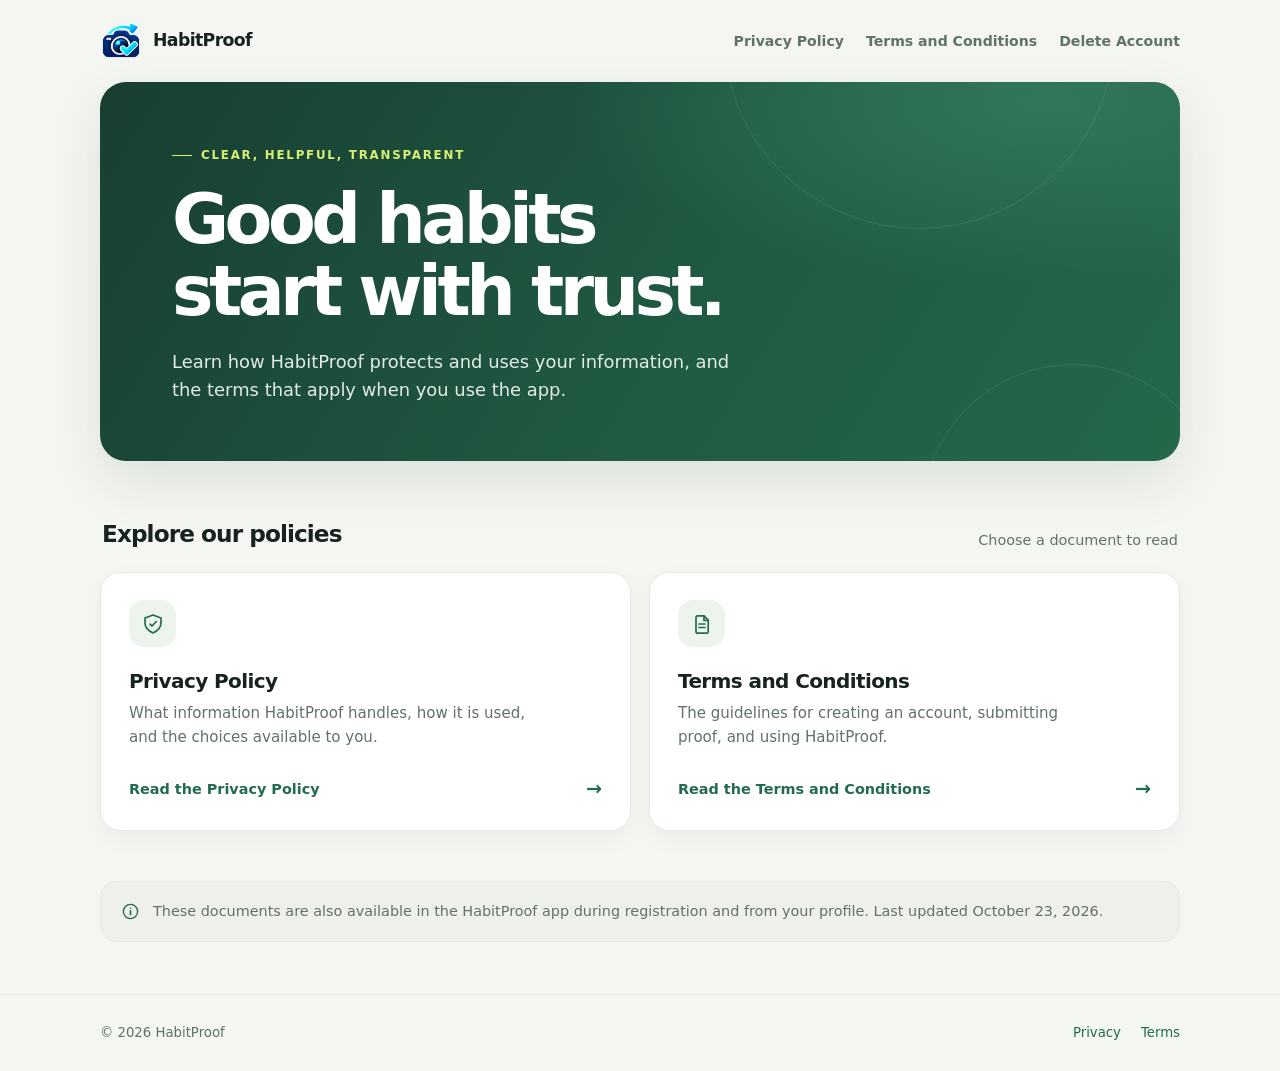
<file: index.html>
<!doctype html>
<html lang="en">
<head>
  <meta charset="utf-8">
  <meta name="viewport" content="width=device-width, initial-scale=1">
  <meta name="theme-color" content="#f4f6f1">
  <meta name="description" content="Read the HabitProof Privacy Policy and Terms and Conditions.">
  <link rel="icon" type="image/png" href="assets/habitproof-logo.png">
  <title>HabitProof — Trust &amp; policies</title>
  <style>
    :root {
      color-scheme: light;
      --ink: #17231f;
      --muted: #62716a;
      --green: #236b50;
      --green-dark: #174936;
      --lime: #d8f071;
      --line: #e4e9e2;
      --paper: #fff;
      --bg: #f4f6f1;
    }
    * { box-sizing: border-box; }
    body {
      margin: 0;
      background: var(--bg);
      color: var(--ink);
      font: 16px/1.6 Inter, ui-sans-serif, system-ui, -apple-system, "Segoe UI", sans-serif;
      -webkit-font-smoothing: antialiased;
    }
    a { color: inherit; }
    .shell { width: min(1080px, calc(100% - 40px)); margin-inline: auto; }
    .topbar { height: 82px; display: flex; align-items: center; justify-content: space-between; }
    .wordmark { display: inline-flex; align-items: center; gap: 11px; font-size: 1.08rem; font-weight: 780; letter-spacing: -.035em; text-decoration: none; }
    .mark { width: 42px; height: 42px; display: block; border-radius: 11px; object-fit: contain; }
    .top-note { color: var(--muted); font-size: .88rem; }
    .top-nav { display:flex; flex-wrap:wrap; gap:8px 22px; }
    .top-nav a { color:var(--muted); font-size:.88rem; font-weight:650; text-decoration:none; }
    .top-nav a:hover { color:var(--green); }
    .hero {
      position: relative;
      overflow: hidden;
      min-height: 330px;
      display: flex;
      align-items: center;
      padding: 56px clamp(26px, 6vw, 72px);
      border-radius: 26px;
      background: radial-gradient(ellipse at 88% 5%, #32765c 0, transparent 36%), linear-gradient(122deg, #183e32 0%, #205b43 58%, #246749 100%);
      color: #fff;
      box-shadow: 0 20px 55px #1c39221b;
      isolation: isolate;
    }
    .hero::before, .hero::after { content: ""; position: absolute; z-index: -1; border: 1px solid #ffffff18; border-radius: 50%; }
    .hero::before { width: 390px; height: 390px; right: 6%; top: -245px; }
    .hero::after { width: 300px; height: 300px; right: -44px; bottom: -205px; }
    .hero-copy { max-width: 640px; }
    .eyebrow { display: inline-flex; align-items: center; gap: 9px; margin-bottom: 18px; color: var(--lime); font-size: .74rem; font-weight: 750; letter-spacing: .15em; text-transform: uppercase; }
    .eyebrow::before { content: ""; width: 20px; height: 1px; background: var(--lime); }
    h1 { max-width: 600px; margin: 0; font-size: clamp(2.55rem, 7vw, 4.35rem); line-height: 1.04; letter-spacing: -.065em; font-weight: 680; }
    .hero p { max-width: 560px; margin: 20px 0 0; color: #e2ece5; font-size: clamp(1rem, 2vw, 1.12rem); }
    .section-head { display: flex; align-items: end; justify-content: space-between; gap: 24px; margin: 54px 2px 20px; }
    .section-head h2 { margin: 0; font-size: 1.45rem; letter-spacing: -.04em; }
    .section-head p { margin: 0; color: var(--muted); font-size: .9rem; }
    .cards { display: grid; grid-template-columns: repeat(2, minmax(0, 1fr)); gap: 18px; padding-bottom: 50px; }
    .card {
      min-height: 258px;
      display: flex;
      flex-direction: column;
      align-items: flex-start;
      padding: 27px 28px 25px;
      border: 1px solid var(--line);
      border-radius: 20px;
      background: var(--paper);
      box-shadow: 0 8px 24px #1b32200a;
      text-decoration: none;
      transition: transform .18s ease, box-shadow .18s ease, border-color .18s ease;
    }
    .card:hover { transform: translateY(-3px); border-color: #b5cbbd; box-shadow: 0 15px 32px #1b322014; }
    .card:focus-visible { outline: 3px solid #77a88a; outline-offset: 3px; }
    .icon { width: 47px; height: 47px; display: grid; place-items: center; border-radius: 15px; background: #edf4ed; color: var(--green); }
    .icon svg { width: 24px; height: 24px; }
    .card h3 { margin: 22px 0 7px; font-size: 1.25rem; line-height: 1.25; letter-spacing: -.03em; }
    .card p { max-width: 410px; margin: 0; color: var(--muted); font-size: .94rem; }
    .card-link { display: flex; align-items: center; justify-content: space-between; width: 100%; margin-top: auto; padding-top: 25px; color: var(--green); font-size: .9rem; font-weight: 730; }
    .card-link span:last-child { font-size: 1.2rem; transition: transform .18s ease; }
    .card:hover .card-link span:last-child { transform: translateX(4px); }
    .note { display: flex; align-items: flex-start; gap: 13px; margin: 0 0 52px; padding: 18px 20px; border: 1px solid #e3e9dd; border-radius: 16px; background: #edf1e9; color: var(--muted); font-size: .9rem; }
    .note svg { flex: 0 0 19px; width: 19px; margin-top: 2px; color: var(--green); }
    .note p { margin: 0; }
    footer { border-top: 1px solid var(--line); }
    .footer-inner { min-height: 76px; display: flex; align-items: center; justify-content: space-between; gap: 18px; color: var(--muted); font-size: .83rem; }
    .footer-links { display: flex; gap: 20px; }
    .footer-links a { color: var(--green); text-decoration: none; }
    .footer-links a:hover { text-decoration: underline; text-underline-offset: 3px; }
    @media (max-width: 640px) {
      .shell { width: min(100% - 28px, 520px); }
      .topbar { height: 68px; }
      .top-nav { gap:8px 17px; }
      .top-nav a { font-size:.82rem; }
      .hero { min-height: 310px; padding: 42px 25px; border-radius: 21px; }
      .hero::before { right: -90px; }
      .section-head { display: block; margin: 40px 2px 16px; }
      .section-head p { margin-top: 5px; }
      .cards { grid-template-columns: 1fr; gap: 13px; padding-bottom: 30px; }
      .card { min-height: 235px; padding: 23px; }
      .note { margin-bottom: 34px; }
      .footer-inner { align-items: flex-start; flex-direction: column; justify-content: center; padding: 18px 0; }
    }
    @media (prefers-reduced-motion: reduce) { *, *::before, *::after { scroll-behavior: auto !important; transition: none !important; } }
  </style>
</head>
<body>
  <header class="shell topbar">
    <a class="wordmark" href="index.html" aria-label="HabitProof home">
      <img class="mark" src="assets/habitproof-logo.png" alt="">
      <span>HabitProof</span>
    </a>
    <nav class="top-nav" aria-label="Policy pages">
      <a href="privacy-policy.html">Privacy Policy</a>
      <a href="terms-and-conditions.html">Terms and Conditions</a>
      <a href="account-deletion.html">Delete Account</a>
    </nav>
  </header>

  <section class="shell hero" aria-labelledby="page-title">
    <div class="hero-copy">
      <div class="eyebrow">Clear, helpful, transparent</div>
      <h1 id="page-title">Good habits start with trust.</h1>
      <p>Learn how HabitProof protects and uses your information, and the terms that apply when you use the app.</p>
    </div>
  </section>

  <main class="shell">
    <div class="section-head">
      <h2>Explore our policies</h2>
      <p>Choose a document to read</p>
    </div>
    <div class="cards">
      <a class="card" href="privacy-policy.html">
        <span class="icon" aria-hidden="true"><svg viewBox="0 0 24 24" fill="none"><path d="M12 3 20 6v5.1c0 4.6-3.4 7.8-8 9.9-4.6-2.1-8-5.3-8-9.9V6l8-3Z" stroke="currentColor" stroke-width="1.7" stroke-linejoin="round"/><path d="M9 12.2 11 14l4.3-4.5" stroke="currentColor" stroke-width="1.7" stroke-linecap="round" stroke-linejoin="round"/></svg></span>
        <h3>Privacy Policy</h3>
        <p>What information HabitProof handles, how it is used, and the choices available to you.</p>
        <span class="card-link"><span>Read the Privacy Policy</span><span aria-hidden="true">→</span></span>
      </a>
      <a class="card" href="terms-and-conditions.html">
        <span class="icon" aria-hidden="true"><svg viewBox="0 0 24 24" fill="none"><path d="M7 3.8h7l4.2 4.3v11.6a1.5 1.5 0 0 1-1.5 1.5h-9A1.7 1.7 0 0 1 6 19.5v-14A1.7 1.7 0 0 1 7.7 3.8Z" stroke="currentColor" stroke-width="1.7" stroke-linejoin="round"/><path d="M14 4v4.5h4M9 12h6M9 15.5h6" stroke="currentColor" stroke-width="1.7" stroke-linecap="round" stroke-linejoin="round"/></svg></span>
        <h3>Terms and Conditions</h3>
        <p>The guidelines for creating an account, submitting proof, and using HabitProof.</p>
        <span class="card-link"><span>Read the Terms and Conditions</span><span aria-hidden="true">→</span></span>
      </a>
    </div>
    <aside class="note">
      <svg viewBox="0 0 24 24" fill="none" aria-hidden="true"><circle cx="12" cy="12" r="9" stroke="currentColor" stroke-width="1.7"/><path d="M12 11v5M12 8h.01" stroke="currentColor" stroke-width="2" stroke-linecap="round"/></svg>
      <p>These documents are also available in the HabitProof app during registration and from your profile. Last updated October 23, 2026.</p>
    </aside>
  </main>

  <footer>
    <div class="shell footer-inner">
      <span>© 2026 HabitProof</span>
      <nav class="footer-links" aria-label="Policy documents">
        <a href="privacy-policy.html">Privacy</a>
        <a href="terms-and-conditions.html">Terms</a>
      </nav>
    </div>
  </footer>
</body>
</html>
</file>
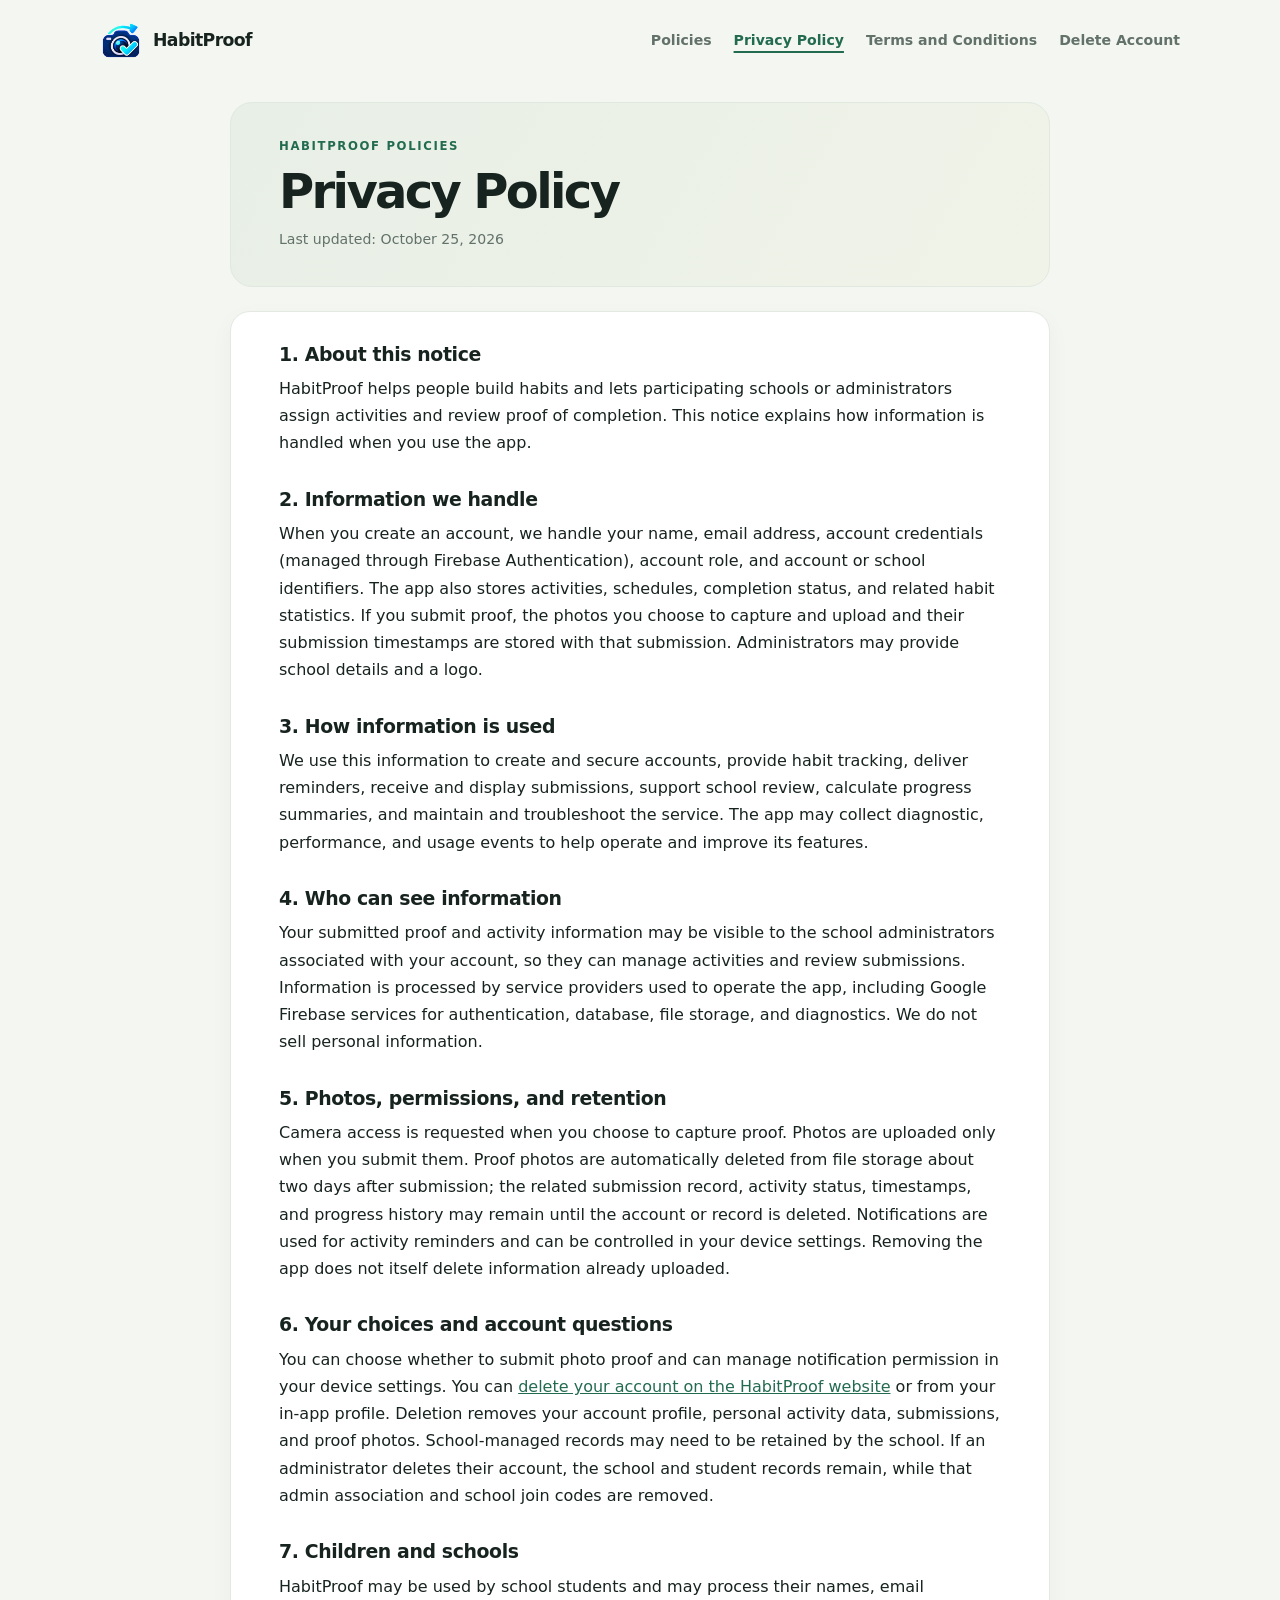
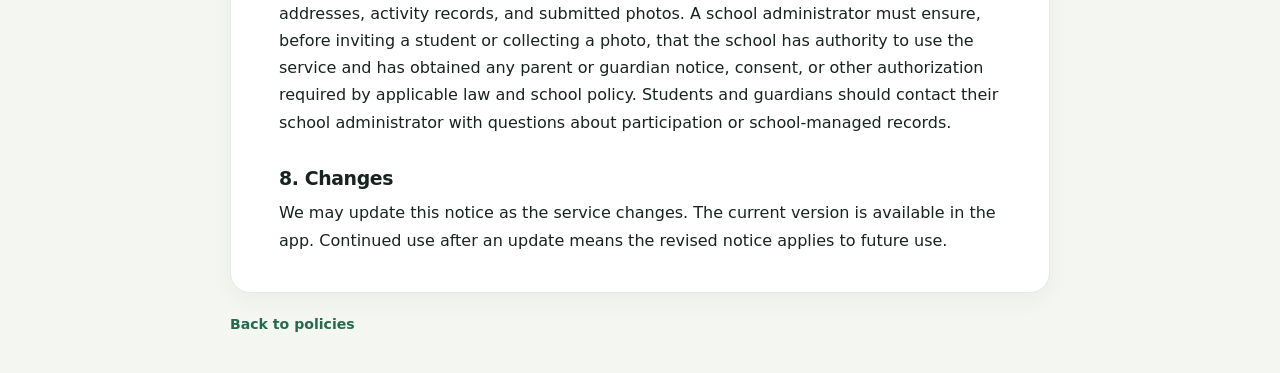
<file: privacy-policy.html>
<!doctype html>
<html lang="en">
<head>
  <meta charset="utf-8">
  <meta name="viewport" content="width=device-width, initial-scale=1">
  <meta name="theme-color" content="#f4f6f1">
  <meta name="description" content="HabitProof Privacy Policy.">
  <link rel="icon" type="image/png" href="assets/habitproof-logo.png">
  <title>Privacy Policy — HabitProof</title>
  <link rel="stylesheet" href="policy.css">
</head>
<body>
  <header class="shell topbar">
    <a class="wordmark" href="index.html" aria-label="HabitProof home">
      <img class="mark" src="assets/habitproof-logo.png" alt="">
      <span>HabitProof</span>
    </a>
    <nav class="top-nav" aria-label="Policy pages">
      <a href="index.html">Policies</a>
      <a href="privacy-policy.html" aria-current="page">Privacy Policy</a>
      <a href="terms-and-conditions.html">Terms and Conditions</a>
      <a href="account-deletion.html">Delete Account</a>
    </nav>
  </header>
  <section class="page-heading">
    <p class="eyebrow">HabitProof policies</p>
    <h1>Privacy Policy</h1>
    <div class="updated">Last updated: October 25, 2026</div>
  </section>
  <main>
    <h2>1. About this notice</h2>
    <p>HabitProof helps people build habits and lets participating schools or administrators assign activities and review proof of completion. This notice explains how information is handled when you use the app.</p>

    <h2>2. Information we handle</h2>
    <p>When you create an account, we handle your name, email address, account credentials (managed through Firebase Authentication), account role, and account or school identifiers. The app also stores activities, schedules, completion status, and related habit statistics. If you submit proof, the photos you choose to capture and upload and their submission timestamps are stored with that submission. Administrators may provide school details and a logo.</p>

    <h2>3. How information is used</h2>
    <p>We use this information to create and secure accounts, provide habit tracking, deliver reminders, receive and display submissions, support school review, calculate progress summaries, and maintain and troubleshoot the service. The app may collect diagnostic, performance, and usage events to help operate and improve its features.</p>

    <h2>4. Who can see information</h2>
    <p>Your submitted proof and activity information may be visible to the school administrators associated with your account, so they can manage activities and review submissions. Information is processed by service providers used to operate the app, including Google Firebase services for authentication, database, file storage, and diagnostics. We do not sell personal information.</p>

    <h2>5. Photos, permissions, and retention</h2>
    <p>Camera access is requested when you choose to capture proof. Photos are uploaded only when you submit them. Proof photos are automatically deleted from file storage about two days after submission; the related submission record, activity status, timestamps, and progress history may remain until the account or record is deleted. Notifications are used for activity reminders and can be controlled in your device settings. Removing the app does not itself delete information already uploaded.</p>

    <h2>6. Your choices and account questions</h2>
    <p>You can choose whether to submit photo proof and can manage notification permission in your device settings. You can <a href="account-deletion.html">delete your account on the HabitProof website</a> or from your in-app profile. Deletion removes your account profile, personal activity data, submissions, and proof photos. School-managed records may need to be retained by the school. If an administrator deletes their account, the school and student records remain, while that admin association and school join codes are removed.</p>

    <h2>7. Children and schools</h2>
    <p>HabitProof may be used by school students and may process their names, email addresses, activity records, and submitted photos. A school administrator must ensure, before inviting a student or collecting a photo, that the school has authority to use the service and has obtained any parent or guardian notice, consent, or other authorization required by applicable law and school policy. Students and guardians should contact their school administrator with questions about participation or school-managed records.</p>

    <h2>8. Changes</h2>
    <p>We may update this notice as the service changes. The current version is available in the app. Continued use after an update means the revised notice applies to future use.</p>
  </main>
  <footer><a href="index.html">Back to policies</a></footer>
</body>
</html>
</file>
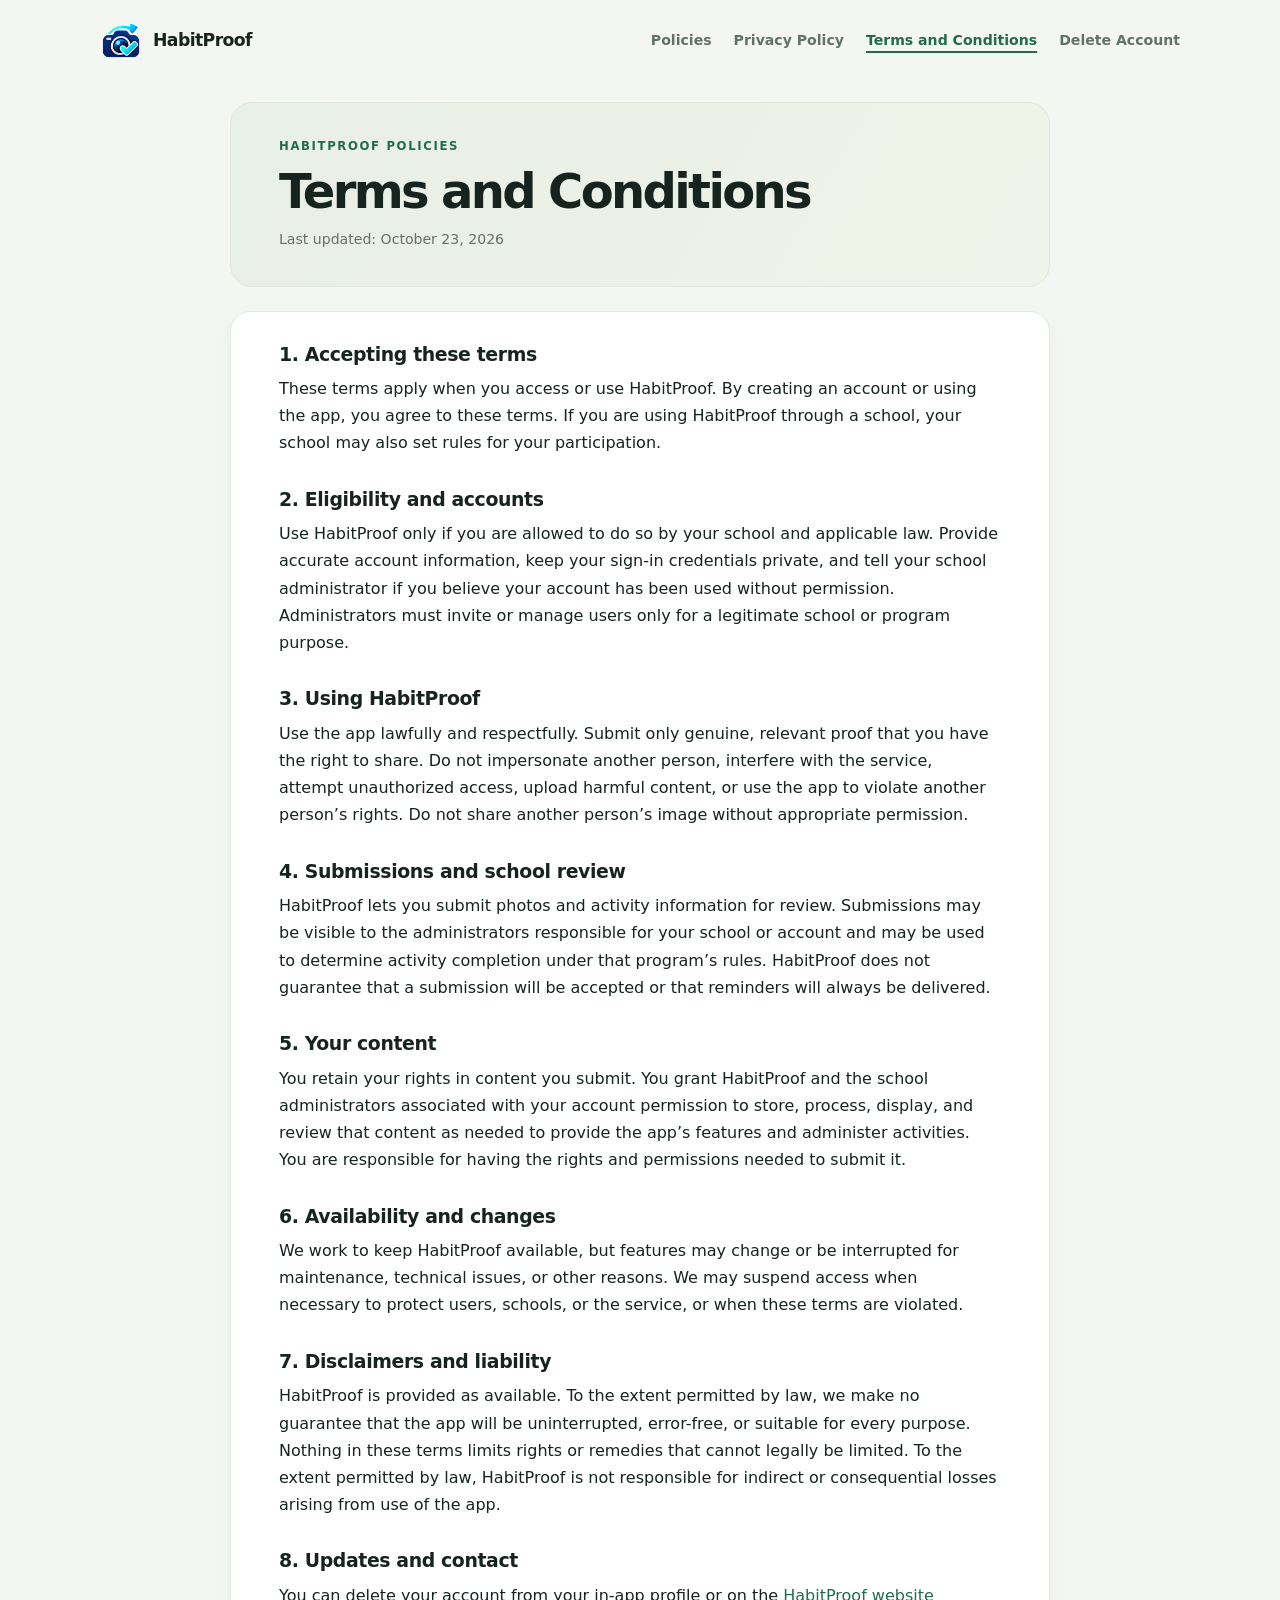
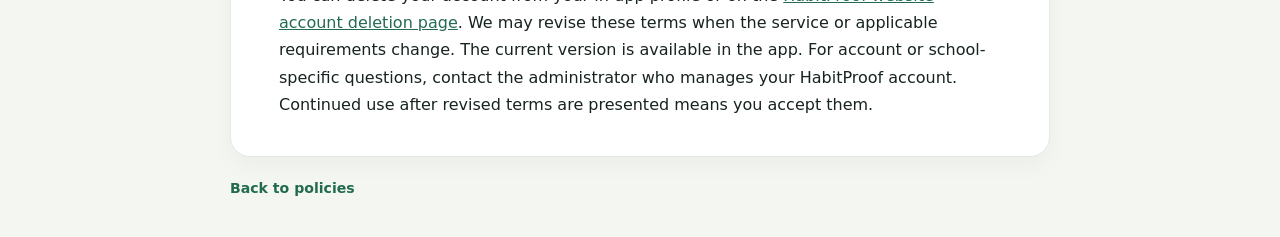
<file: terms-and-conditions.html>
<!doctype html>
<html lang="en">
<head>
  <meta charset="utf-8">
  <meta name="viewport" content="width=device-width, initial-scale=1">
  <meta name="theme-color" content="#f4f6f1">
  <meta name="description" content="HabitProof Terms and Conditions.">
  <link rel="icon" type="image/png" href="assets/habitproof-logo.png">
  <title>Terms and Conditions — HabitProof</title>
  <link rel="stylesheet" href="policy.css">
</head>
<body>
  <header class="shell topbar">
    <a class="wordmark" href="index.html" aria-label="HabitProof home">
      <img class="mark" src="assets/habitproof-logo.png" alt="">
      <span>HabitProof</span>
    </a>
    <nav class="top-nav" aria-label="Policy pages">
      <a href="index.html">Policies</a>
      <a href="privacy-policy.html">Privacy Policy</a>
      <a href="terms-and-conditions.html" aria-current="page">Terms and Conditions</a>
      <a href="account-deletion.html">Delete Account</a>
    </nav>
  </header>
  <section class="page-heading">
    <p class="eyebrow">HabitProof policies</p>
    <h1>Terms and Conditions</h1>
    <div class="updated">Last updated: October 23, 2026</div>
  </section>
  <main>
    <h2>1. Accepting these terms</h2>
    <p>These terms apply when you access or use HabitProof. By creating an account or using the app, you agree to these terms. If you are using HabitProof through a school, your school may also set rules for your participation.</p>

    <h2>2. Eligibility and accounts</h2>
    <p>Use HabitProof only if you are allowed to do so by your school and applicable law. Provide accurate account information, keep your sign-in credentials private, and tell your school administrator if you believe your account has been used without permission. Administrators must invite or manage users only for a legitimate school or program purpose.</p>

    <h2>3. Using HabitProof</h2>
    <p>Use the app lawfully and respectfully. Submit only genuine, relevant proof that you have the right to share. Do not impersonate another person, interfere with the service, attempt unauthorized access, upload harmful content, or use the app to violate another person’s rights. Do not share another person’s image without appropriate permission.</p>

    <h2>4. Submissions and school review</h2>
    <p>HabitProof lets you submit photos and activity information for review. Submissions may be visible to the administrators responsible for your school or account and may be used to determine activity completion under that program’s rules. HabitProof does not guarantee that a submission will be accepted or that reminders will always be delivered.</p>

    <h2>5. Your content</h2>
    <p>You retain your rights in content you submit. You grant HabitProof and the school administrators associated with your account permission to store, process, display, and review that content as needed to provide the app’s features and administer activities. You are responsible for having the rights and permissions needed to submit it.</p>

    <h2>6. Availability and changes</h2>
    <p>We work to keep HabitProof available, but features may change or be interrupted for maintenance, technical issues, or other reasons. We may suspend access when necessary to protect users, schools, or the service, or when these terms are violated.</p>

    <h2>7. Disclaimers and liability</h2>
    <p>HabitProof is provided as available. To the extent permitted by law, we make no guarantee that the app will be uninterrupted, error-free, or suitable for every purpose. Nothing in these terms limits rights or remedies that cannot legally be limited. To the extent permitted by law, HabitProof is not responsible for indirect or consequential losses arising from use of the app.</p>

    <h2>8. Updates and contact</h2>
    <p>You can delete your account from your in-app profile or on the <a href="account-deletion.html">HabitProof website account deletion page</a>. We may revise these terms when the service or applicable requirements change. The current version is available in the app. For account or school-specific questions, contact the administrator who manages your HabitProof account. Continued use after revised terms are presented means you accept them.</p>
  </main>
  <footer><a href="index.html">Back to policies</a></footer>
</body>
</html>
</file>
<file: policy.css>
:root {
  color-scheme: light;
  --ink: #17231f;
  --muted: #62716a;
  --green: #236b50;
  --green-dark: #174936;
  --line: #e4e9e2;
  --paper: #fff;
  --bg: #f4f6f1;
}

* { box-sizing: border-box; }

body {
  margin: 0;
  background: var(--bg);
  color: var(--ink);
  font: 16px/1.7 Inter, ui-sans-serif, system-ui, -apple-system, "Segoe UI", sans-serif;
  -webkit-font-smoothing: antialiased;
}

a { color: var(--green); }
.shell { width: min(1080px, calc(100% - 40px)); margin-inline: auto; }
.topbar { min-height: 82px; display: flex; align-items: center; justify-content: space-between; gap: 24px; }
.wordmark { display: inline-flex; align-items: center; gap: 11px; color: var(--ink); font-size: 1.08rem; font-weight: 780; letter-spacing: -.035em; text-decoration: none; }
.mark { width: 42px; height: 42px; display: block; border-radius: 11px; object-fit: contain; }
.top-nav { display: flex; flex-wrap: wrap; justify-content: flex-end; gap: 8px 22px; }
.top-nav a { color: var(--muted); font-size: .88rem; font-weight: 650; text-decoration: none; }
.top-nav a:hover, .top-nav a[aria-current="page"] { color: var(--green); }
.top-nav a[aria-current="page"] { text-decoration: underline; text-decoration-thickness: 2px; text-underline-offset: 6px; }
.page-heading { width: min(820px, calc(100% - 40px)); margin: 20px auto 24px; padding: 34px clamp(24px, 5vw, 48px); border: 1px solid #e0e8df; border-radius: 22px; background: linear-gradient(120deg, #e8efe6, #f0f3e8); }
.eyebrow { margin: 0 0 8px; color: var(--green); font-size: .73rem; font-weight: 750; letter-spacing: .14em; text-transform: uppercase; }
h1 { margin: 0; font-size: clamp(2rem, 5vw, 3rem); line-height: 1.12; letter-spacing: -.055em; font-weight: 680; }
.updated { margin-top: 9px; color: var(--muted); font-size: .88rem; }
main { width: min(820px, calc(100% - 40px)); margin: 0 auto; padding: 30px clamp(22px, 5vw, 48px); border: 1px solid var(--line); border-radius: 20px; background: var(--paper); box-shadow: 0 8px 24px #1b32200a; }
h2 { margin: 1.6em 0 .35em; font-size: 1.18rem; line-height: 1.35; letter-spacing: -.02em; }
h2:first-child { margin-top: 0; }
p { margin: .5em 0; }
footer { width: min(820px, calc(100% - 40px)); margin: 0 auto; padding: 20px 0 36px; color: var(--muted); font-size: .88rem; }
footer a { text-decoration: none; font-weight: 650; }
footer a:hover { text-decoration: underline; text-underline-offset: 3px; }

@media (max-width: 600px) {
  .shell, .page-heading, main, footer { width: calc(100% - 28px); }
  .topbar { min-height: 72px; align-items: flex-start; flex-direction: column; justify-content: center; gap: 8px; padding: 12px 0; }
  .mark { width: 36px; height: 36px; }
  .top-nav { justify-content: flex-start; gap: 8px 17px; }
  .top-nav a { font-size: .82rem; }
  .page-heading { margin-top: 12px; padding: 25px 22px; border-radius: 18px; }
  main { padding: 24px 22px; border-radius: 18px; }
}
</file>
